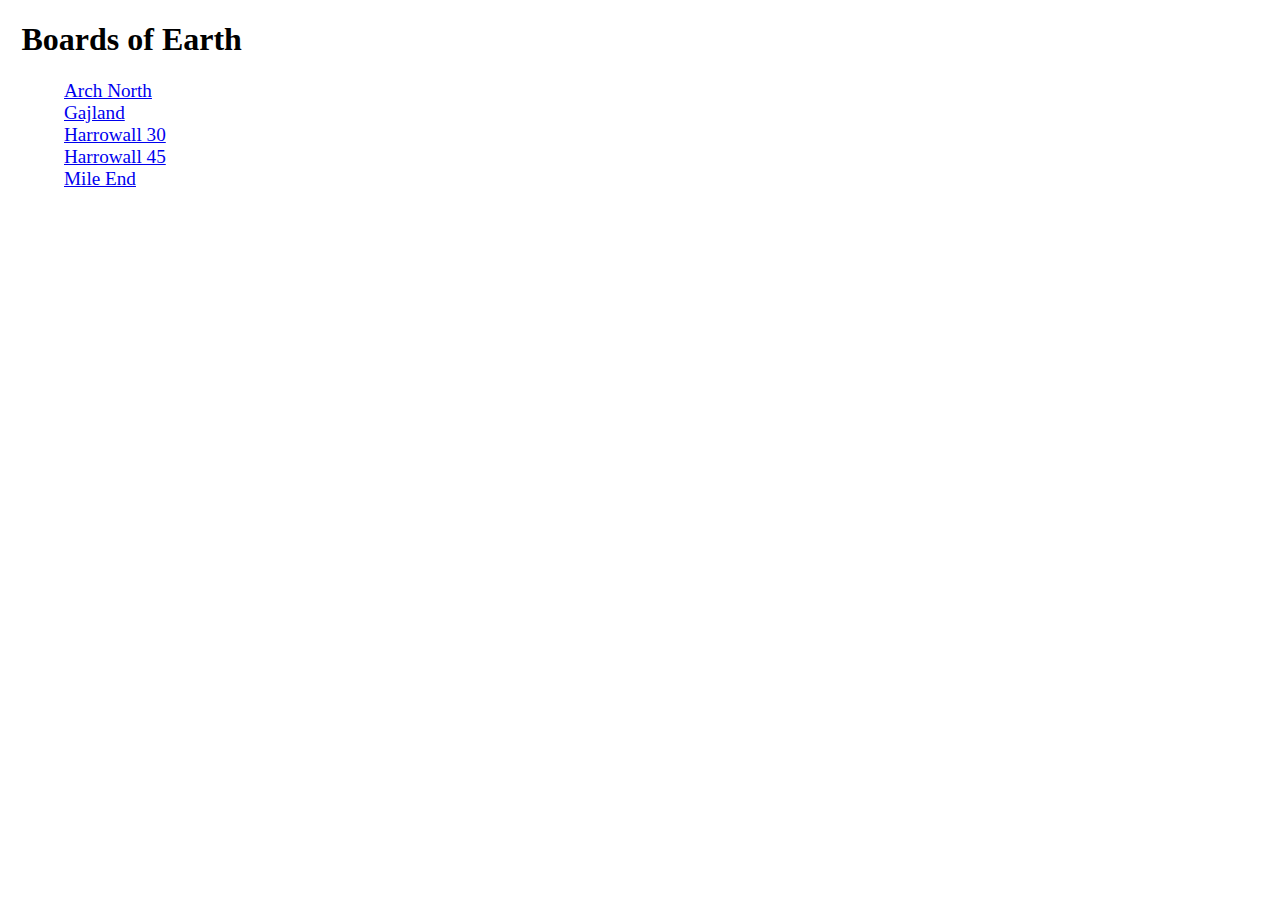
<file: index.html>
<!DOCTYPE html>
<html>
	<head>
		<link href="style.css" rel="stylesheet">
	</head>
	<body>
		<h1>Boards of Earth</h1>
		<ul class="boards">
			<li><a href="arch-north-2018-03-25.html">Arch North</a></li>
			<li><a href="gajland-2024-09-15.html">Gajland</a></li>
			<li><a href="harrowall-30-2018-03-25.html">Harrowall 30</a></li>
			<li><a href="harrowall-45-2018-03-25.html">Harrowall 45</a></li>
			<li><a href="mile-end-2017-04-05.html">Mile End</a></li>
		</ul>
	</body>
</html>
</file>
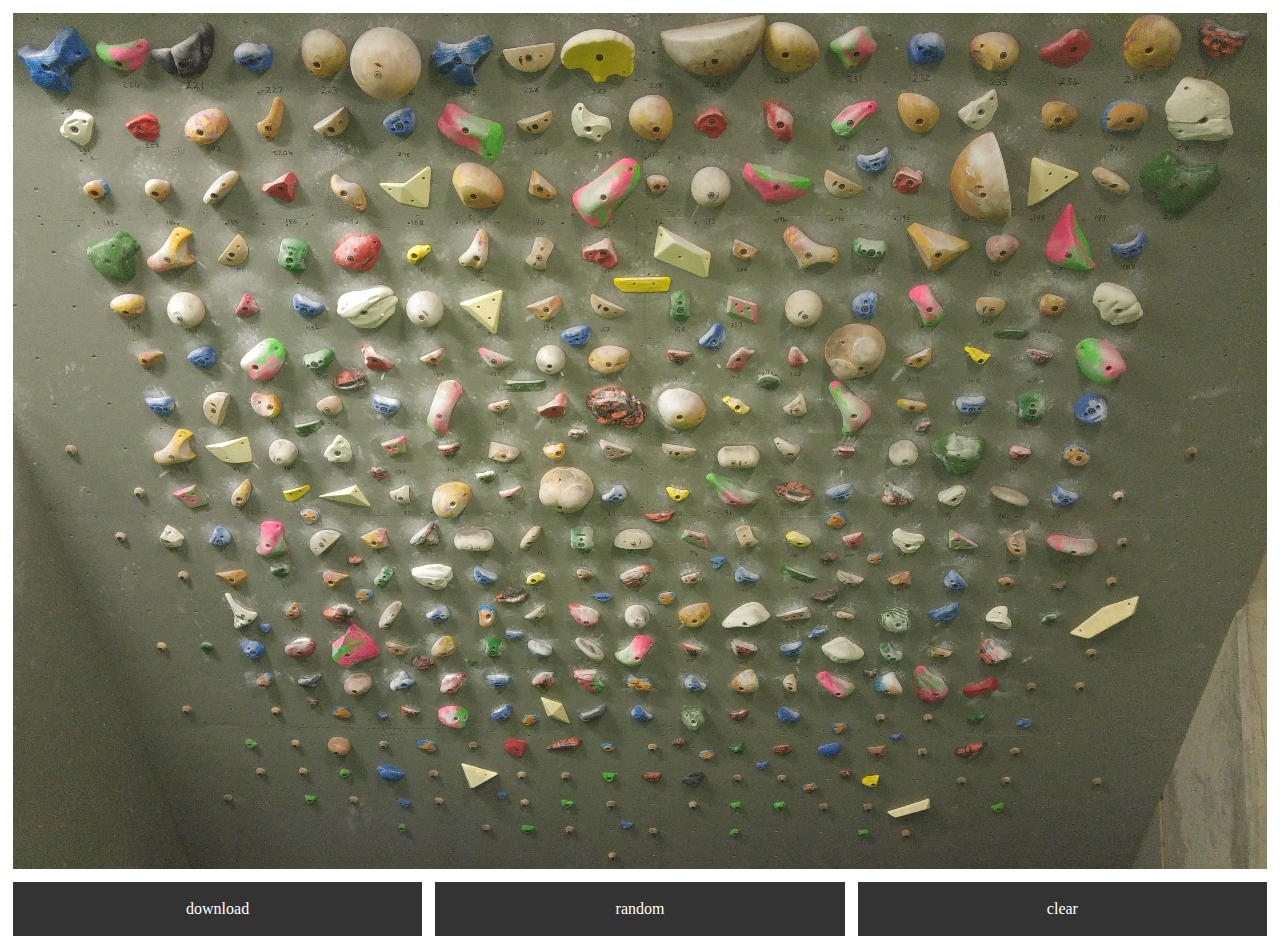
<file: arch-north-2017-04-04.html>
<!DOCTYPE html>
<html>
	<head>
		<script type="text/javascript" src="https://ajax.googleapis.com/ajax/libs/jquery/3.2.1/jquery.min.js"></script>
		<script type="text/javascript" src="arch-north-2017-04-04.js"></script>
		<script type="module" src="main.js"></script>
		<link href="style.css" rel="stylesheet">
	</head>
	<body>
		<div class="image">
			<canvas class="canvas"></canvas>
		</div>
		<div class="panel">
			<ul>
				<li><a class="controls" id="download" href='javascript:;'>download</a></li>
				<li><a class="controls" id="random" href='javascript:;'>random</a></li>
				<li><a class="controls" id="clear" href='javascript:;'>clear</a></li>
			</ul>
		</div>
	</body>
</html>
</file>
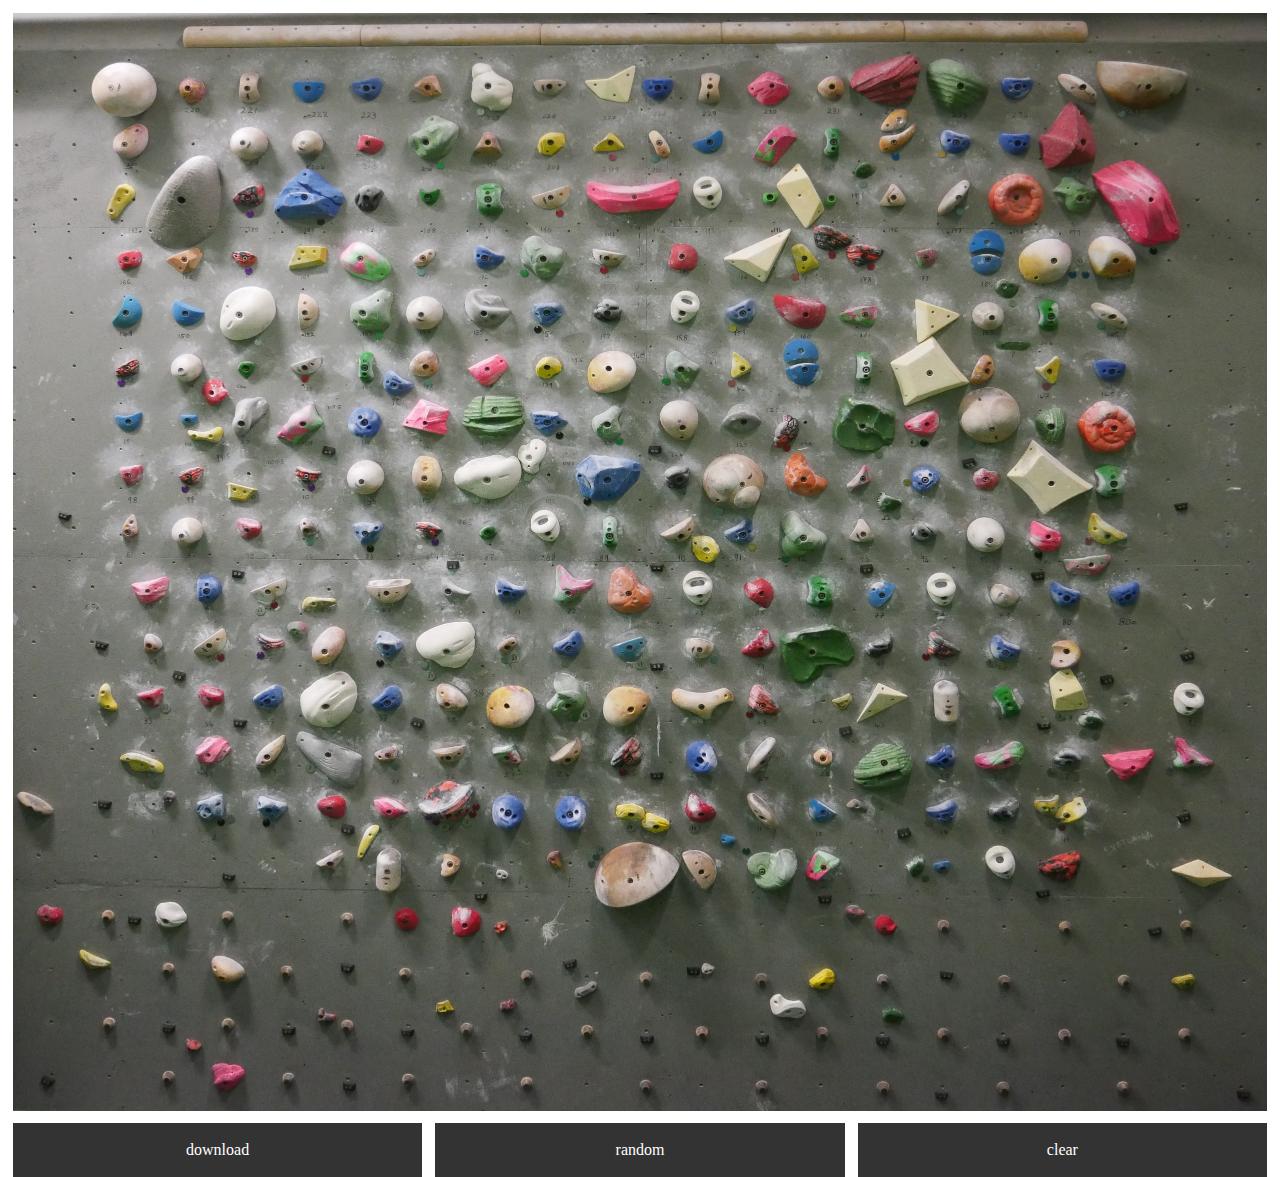
<file: arch-north-2018-03-25.html>
<!DOCTYPE html>
<html>
	<head>
		<script type="text/javascript" src="https://ajax.googleapis.com/ajax/libs/jquery/3.2.1/jquery.min.js"></script>
		<script type="text/javascript" src="arch-north-2018-03-25.js"></script>
		<script type="module" src="main.js"></script>
		<link href="style.css" rel="stylesheet">
	</head>
	<body>
		<div class="image">
			<canvas class="canvas"></canvas>
		</div>
		<div class="panel">
			<ul>
				<li><a class="controls" id="download" href='javascript:;'>download</a></li>
				<li><a class="controls" id="random" href='javascript:;'>random</a></li>
				<li><a class="controls" id="clear" href='javascript:;'>clear</a></li>
			</ul>
		</div>
	</body>
</html>
</file>
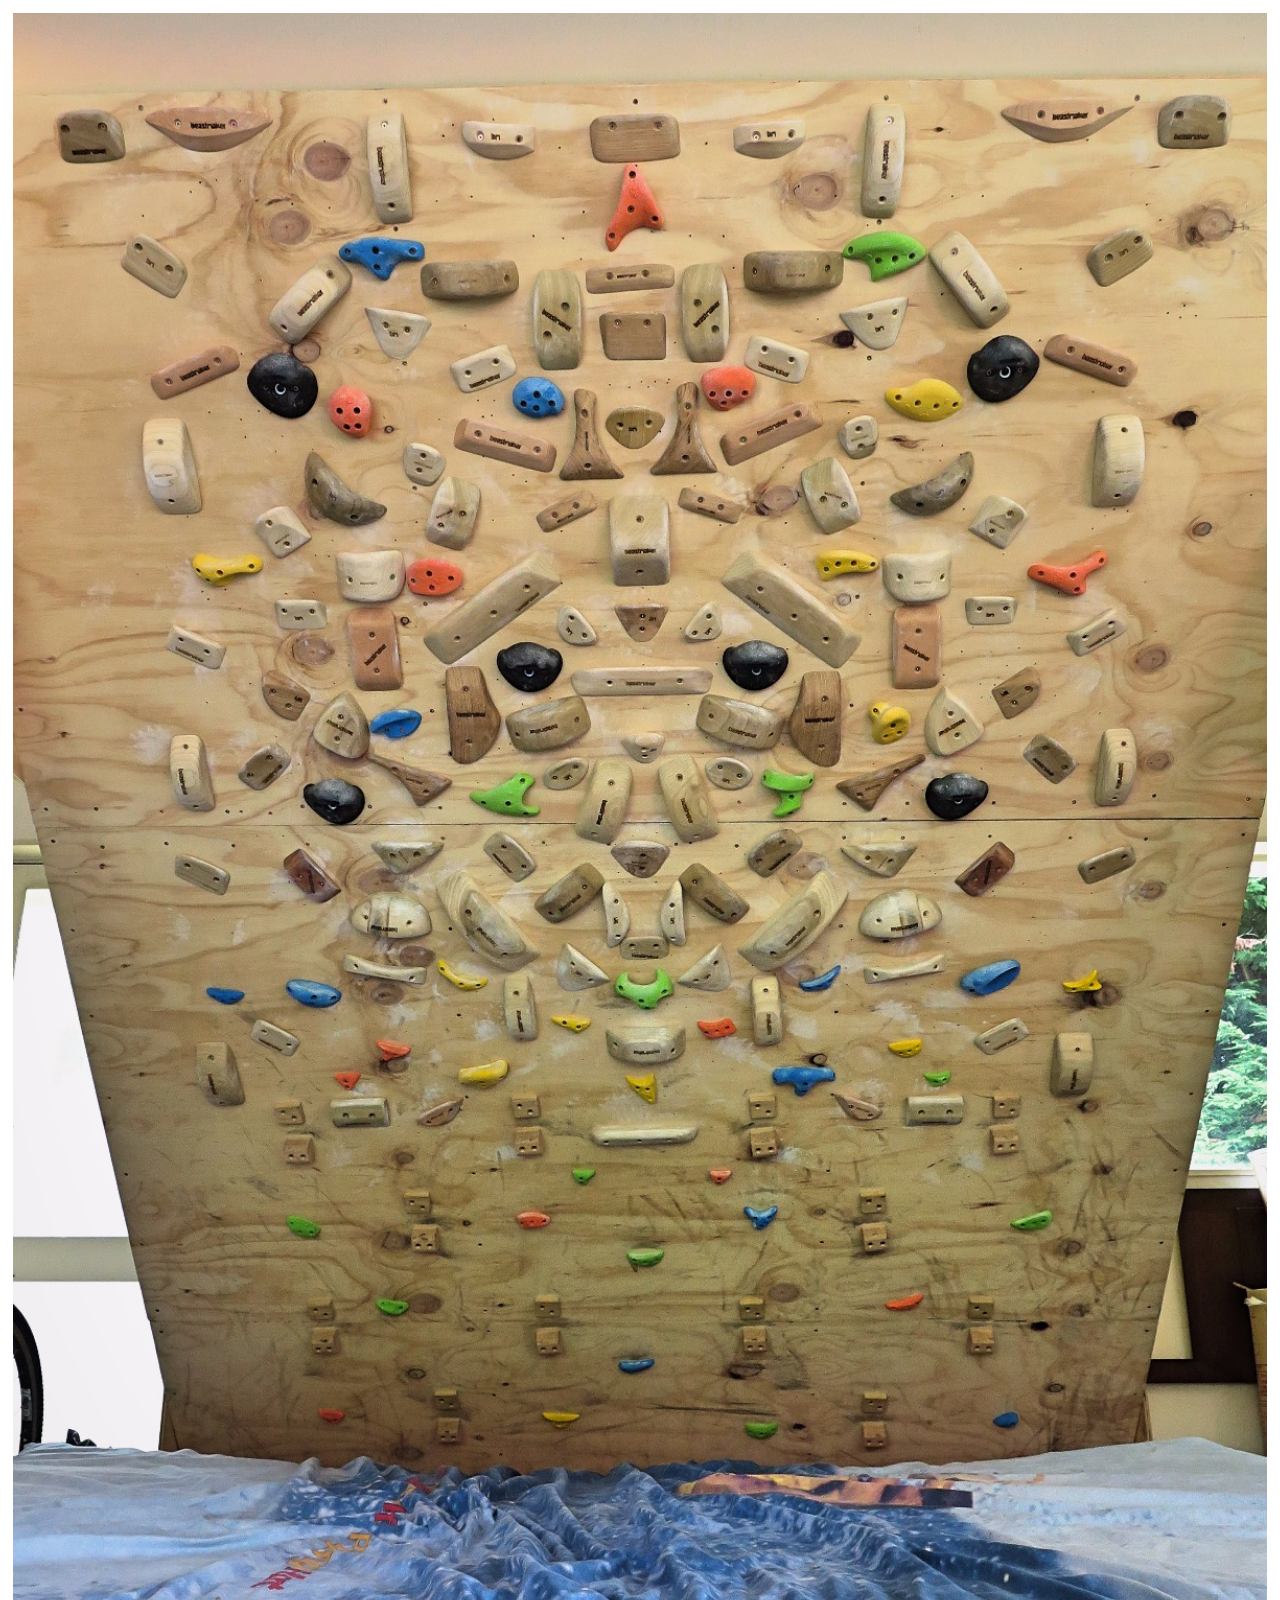
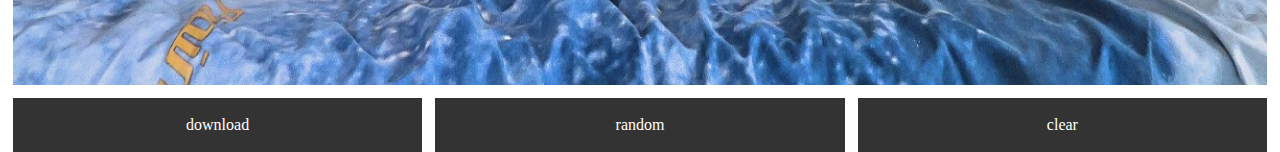
<file: gajland-2017-01-08.html>
<!DOCTYPE html>
<html>
	<head>
		<script type="text/javascript" src="https://ajax.googleapis.com/ajax/libs/jquery/3.2.1/jquery.min.js"></script>
		<script type="text/javascript" src="gajland-2017-01-08.js"></script>
		<script type="module" src="main.js"></script>
		<link href="style.css" rel="stylesheet">
	</head>
	<body>
		<div class="image">
			<canvas class="canvas"></canvas>
		</div>
		<div class="panel">
			<ul>
				<li><a class="controls" id="download" href='javascript:;'>download</a></li>
				<li><a class="controls" id="random" href='javascript:;'>random</a></li>
				<li><a class="controls" id="clear" href='javascript:;'>clear</a></li>
			</ul>
		</div>
	</body>
</html>
</file>
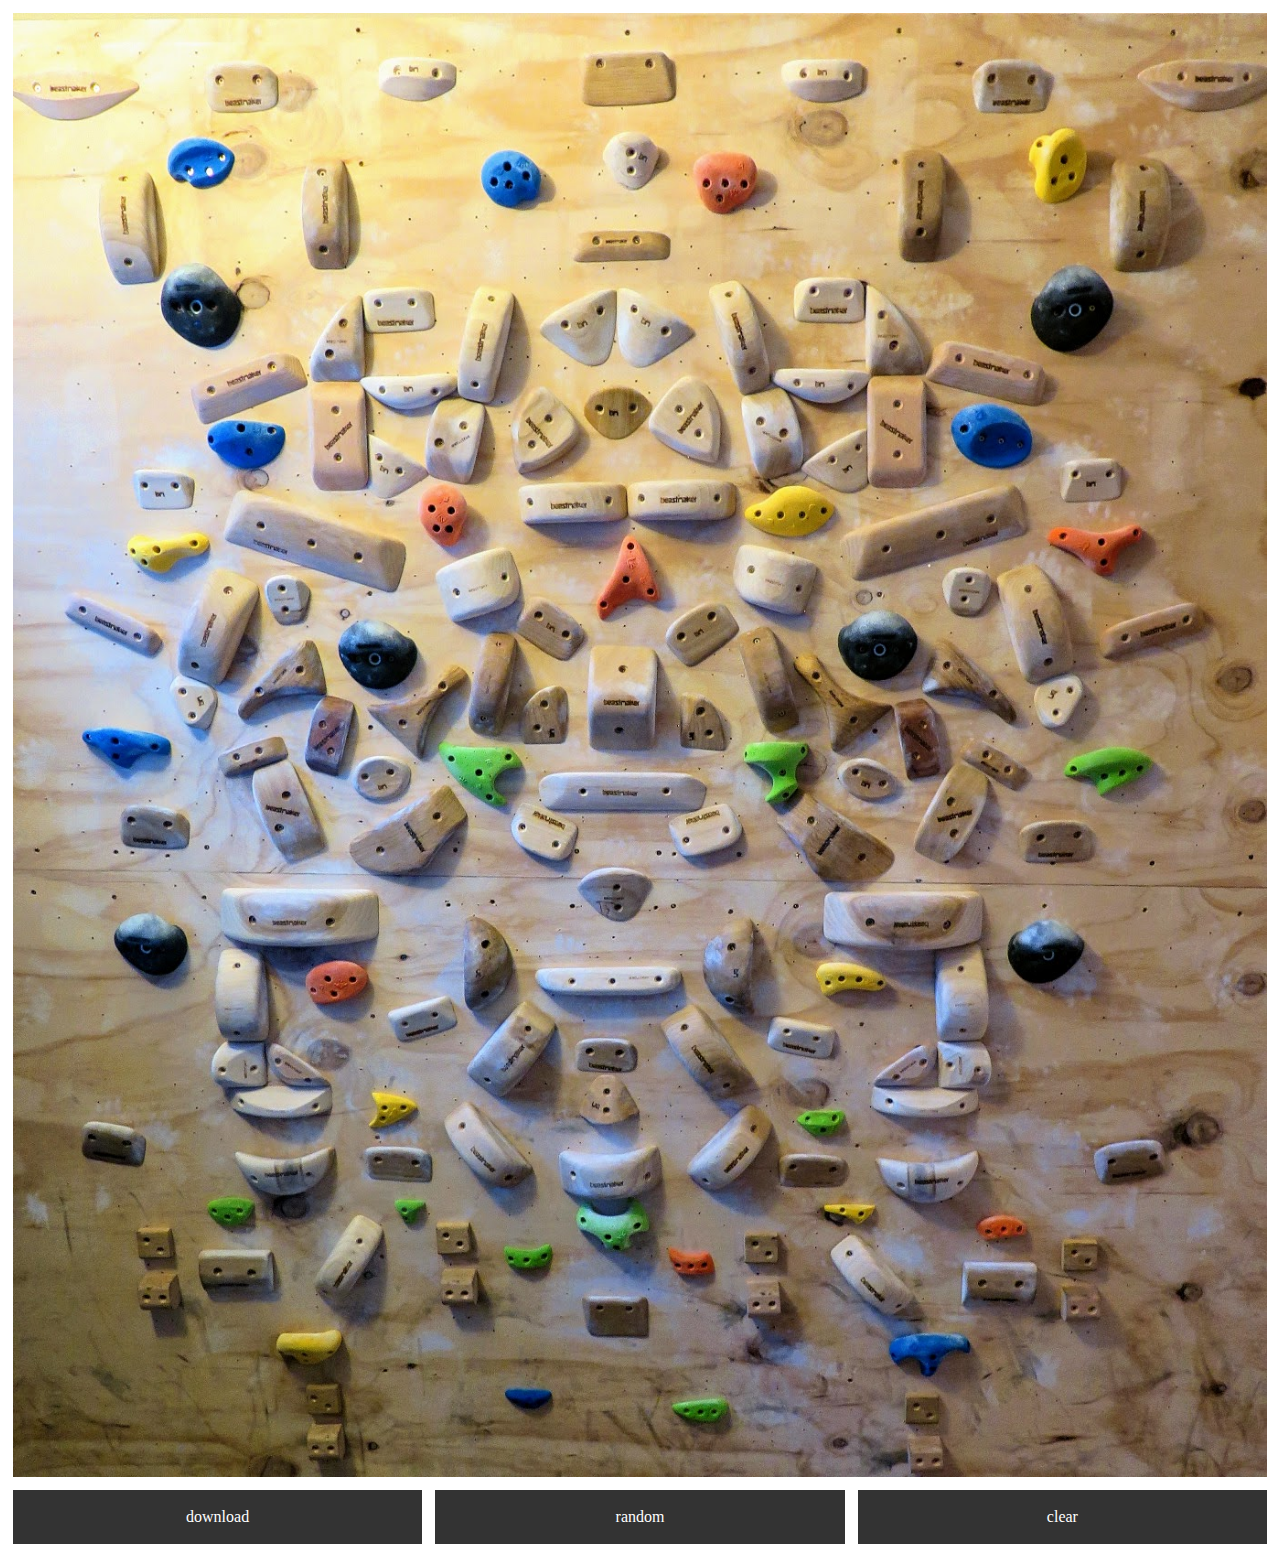
<file: gajland-2018-03-25.html>
<!DOCTYPE html>
<html>
	<head>
		<script type="text/javascript" src="https://ajax.googleapis.com/ajax/libs/jquery/3.2.1/jquery.min.js"></script>
		<script type="text/javascript" src="gajland-2018-03-25.js"></script>
		<script type="module" src="main.js"></script>
		<link href="style.css" rel="stylesheet">
	</head>
	<body>
		<div class="image">
			<canvas class="canvas"></canvas>
		</div>
		<div class="panel">
			<ul>
				<li><a class="controls" id="download" href='javascript:;'>download</a></li>
				<li><a class="controls" id="random" href='javascript:;'>random</a></li>
				<li><a class="controls" id="clear" href='javascript:;'>clear</a></li>
			</ul>
		</div>
	</body>
</html>
</file>
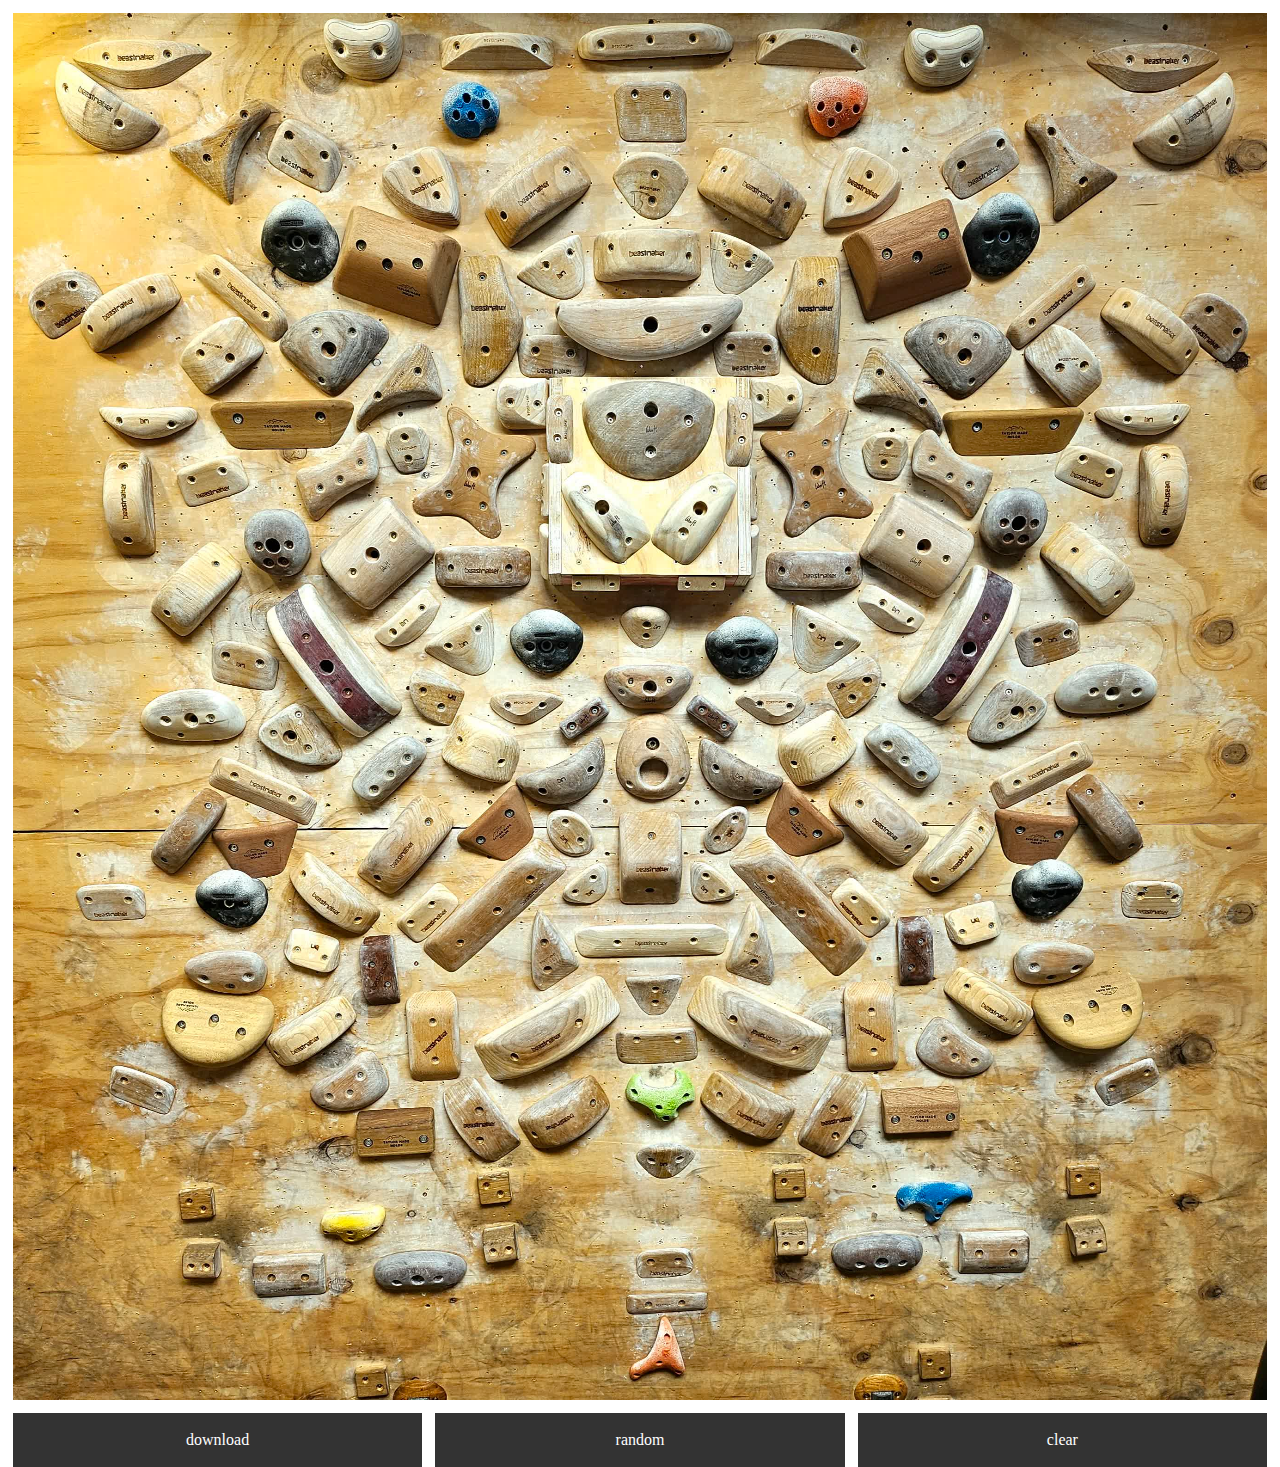
<file: gajland-2024-09-15.html>
<!DOCTYPE html>
<html>
	<head>
		<script type="text/javascript" src="https://ajax.googleapis.com/ajax/libs/jquery/3.2.1/jquery.min.js"></script>
		<script type="text/javascript" src="gajland-2024-09-15.js"></script>
		<script type="module" src="main.js"></script>
		<link href="style.css" rel="stylesheet">
	</head>
	<body>
		<div class="image">
			<canvas class="canvas"></canvas>
		</div>
		<div class="panel">
			<ul>
				<li><a class="controls" id="download" href='javascript:;'>download</a></li>
				<li><a class="controls" id="random" href='javascript:;'>random</a></li>
				<li><a class="controls" id="clear" href='javascript:;'>clear</a></li>
			</ul>
		</div>
	</body>
</html>
</file>
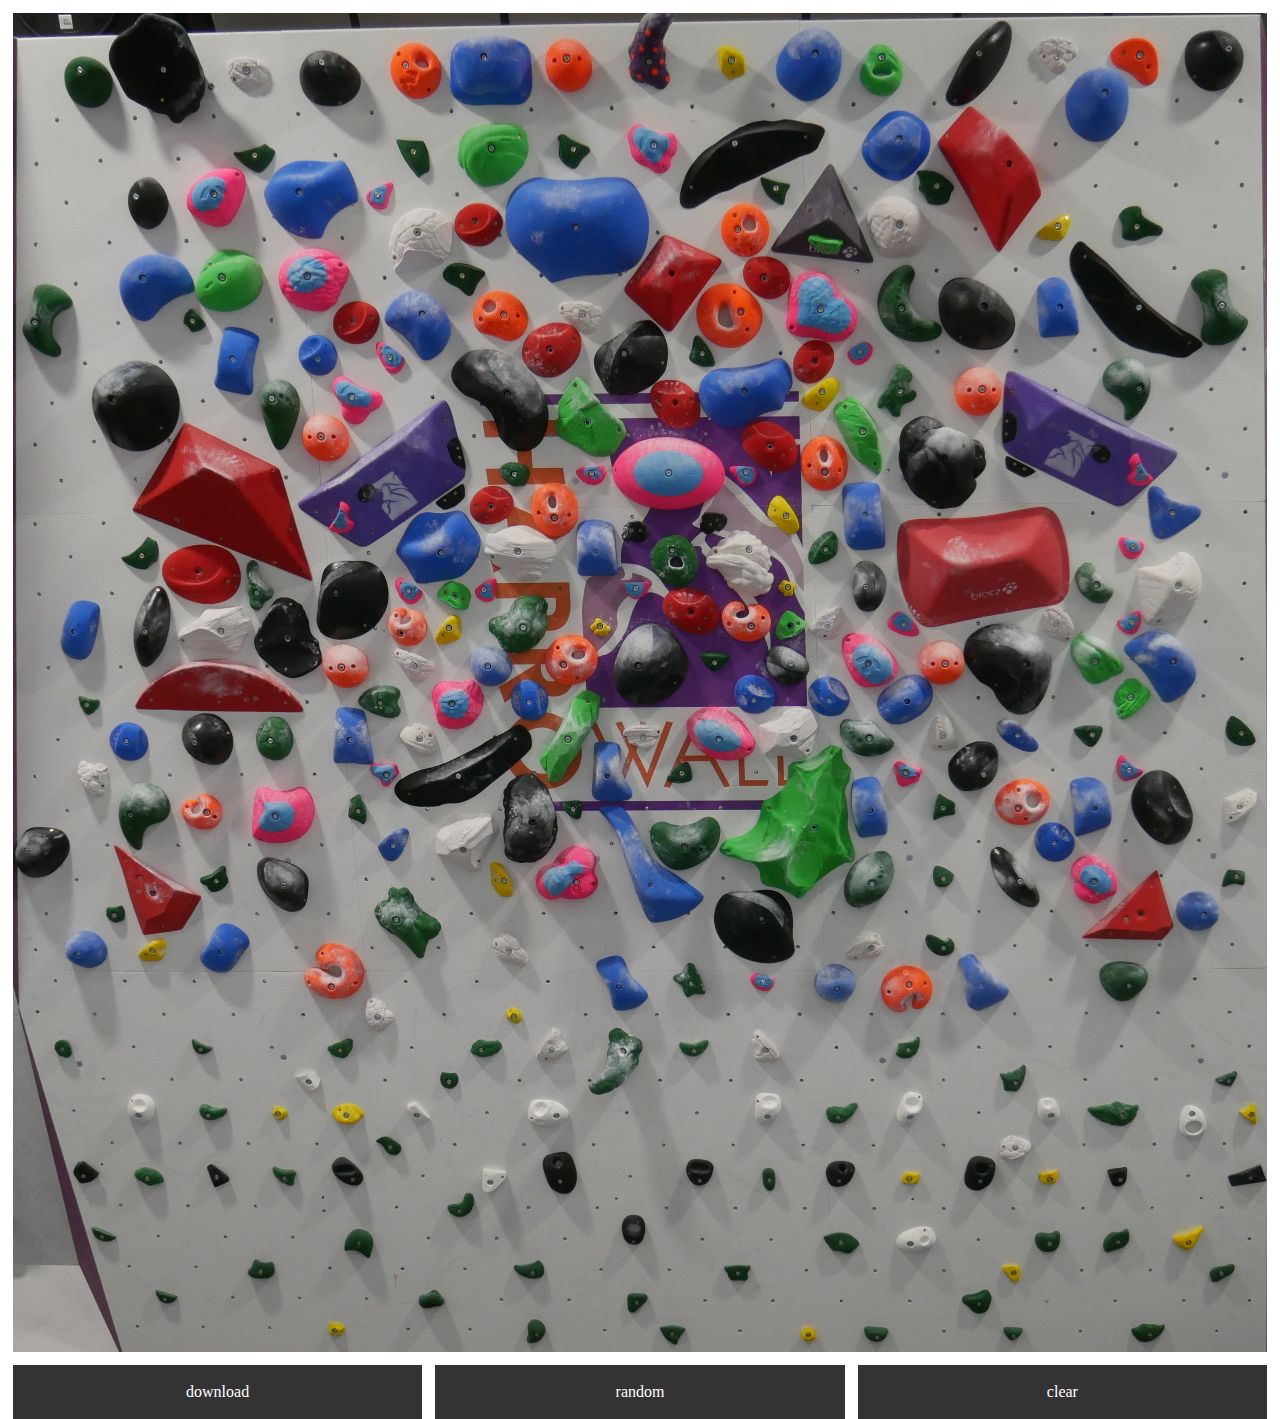
<file: harrowall-30-2018-03-25.html>
<!DOCTYPE html>
<html>
	<head>
		<script type="text/javascript" src="https://ajax.googleapis.com/ajax/libs/jquery/3.2.1/jquery.min.js"></script>
		<script type="text/javascript" src="harrowall-30-2018-03-25.js"></script>
		<script type="module" src="main.js"></script>
		<link href="style.css" rel="stylesheet">
	</head>
	<body>
		<div class="image">
			<canvas class="canvas"></canvas>
		</div>
		<div class="panel">
			<ul>
				<li><a class="controls" id="download" href='javascript:;'>download</a></li>
				<li><a class="controls" id="random" href='javascript:;'>random</a></li>
				<li><a class="controls" id="clear" href='javascript:;'>clear</a></li>
			</ul>
		</div>
	</body>
</html>
</file>
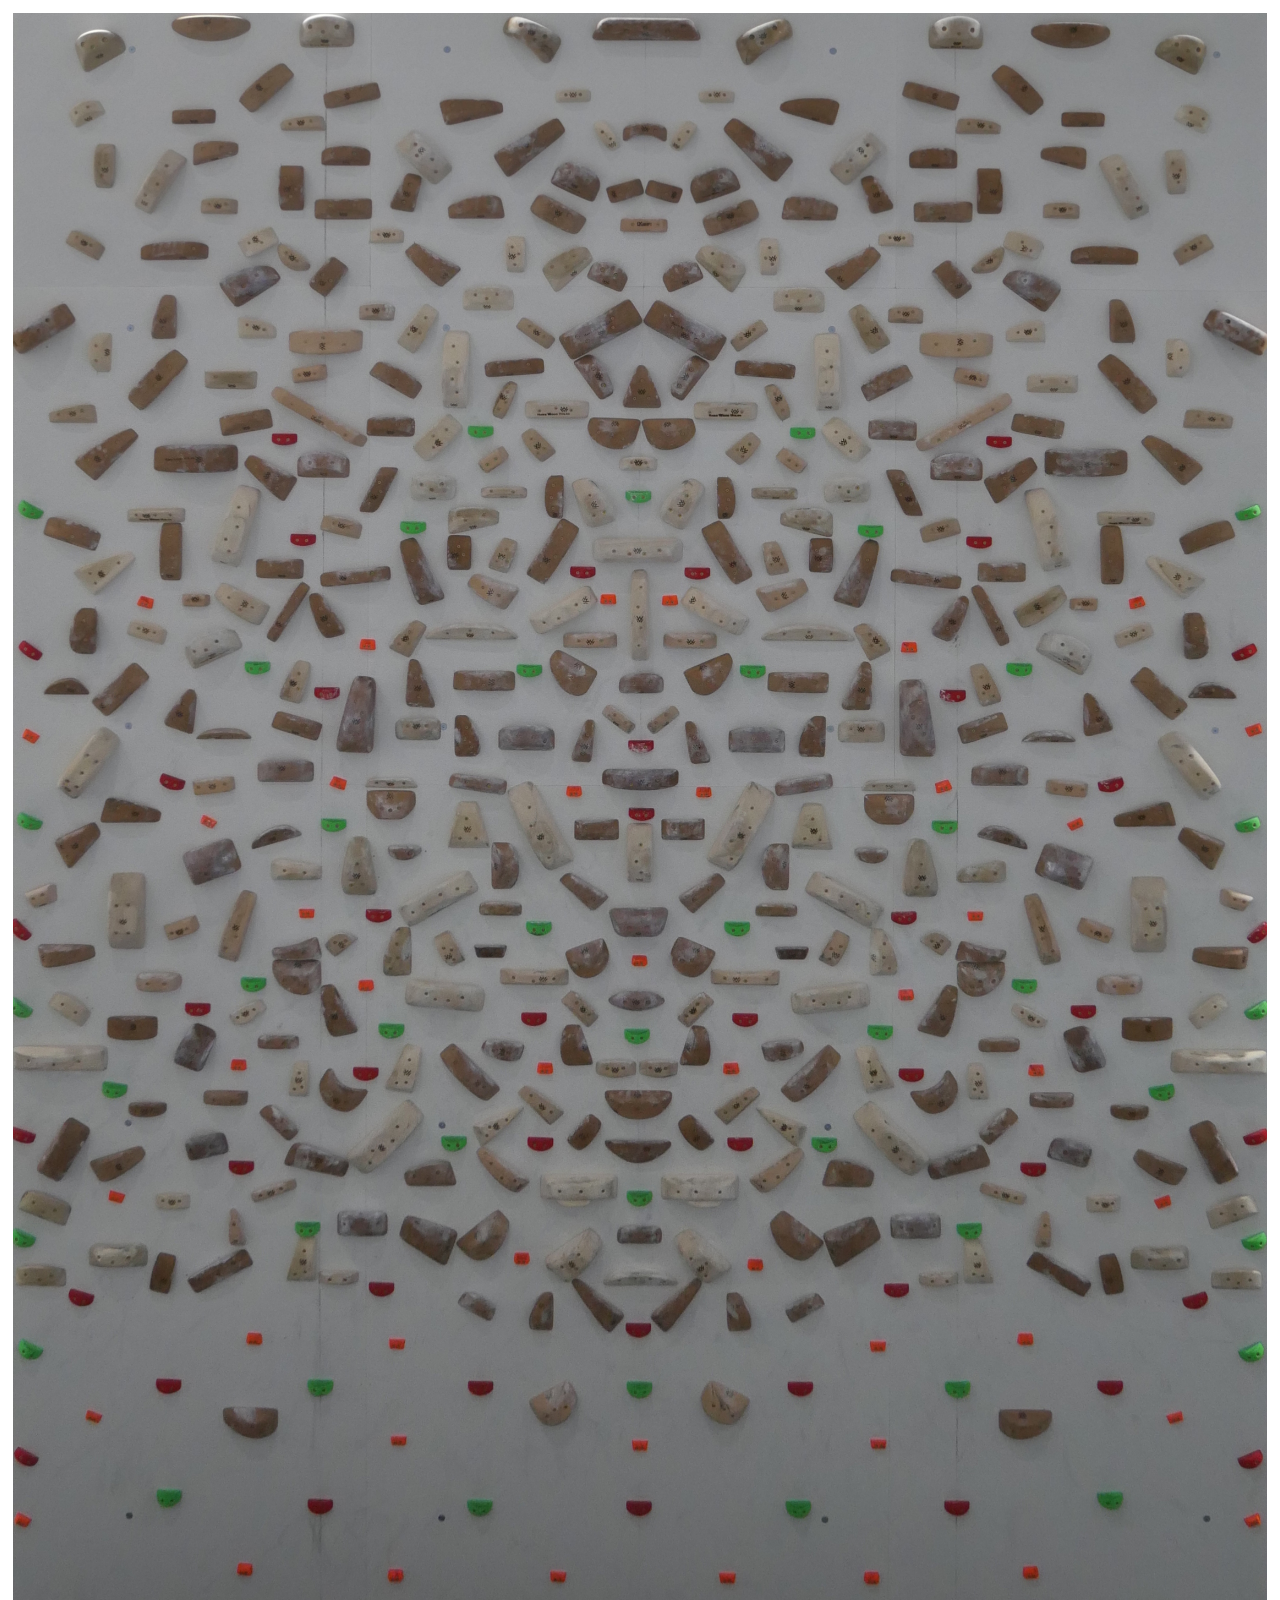
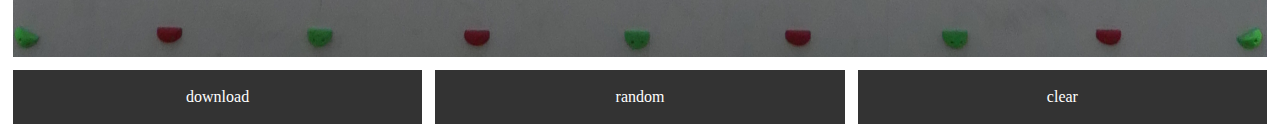
<file: harrowall-45-2018-03-25.html>
<!DOCTYPE html>
<html>
	<head>
		<script type="text/javascript" src="https://ajax.googleapis.com/ajax/libs/jquery/3.2.1/jquery.min.js"></script>
		<script type="text/javascript" src="harrowall-45-2018-03-25.js"></script>
		<script type="module" src="main.js"></script>
		<link href="style.css" rel="stylesheet">
	</head>
	<body>
		<div class="image">
			<canvas class="canvas"></canvas>
		</div>
		<div class="panel">
			<ul>
				<li><a class="controls" id="download" href='javascript:;'>download</a></li>
				<li><a class="controls" id="random" href='javascript:;'>random</a></li>
				<li><a class="controls" id="clear" href='javascript:;'>clear</a></li>
			</ul>
		</div>
	</body>
</html>
</file>
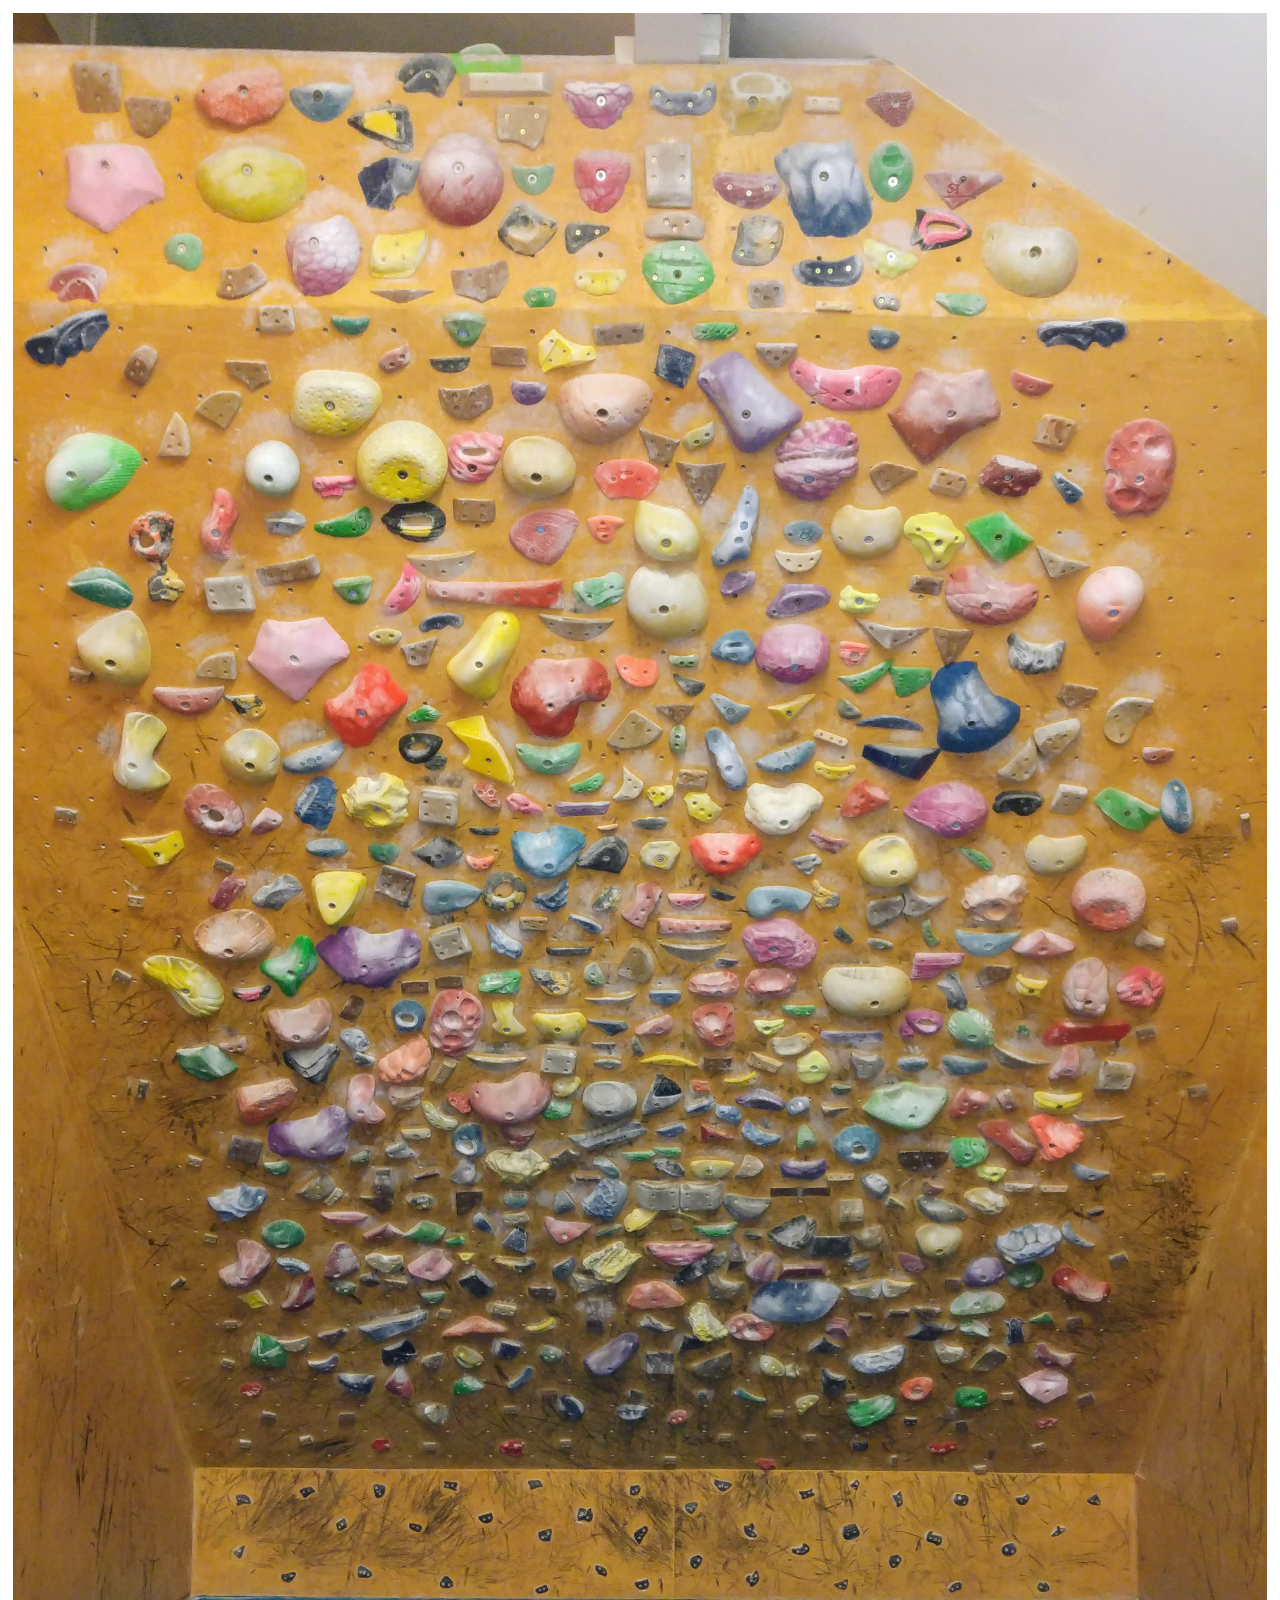
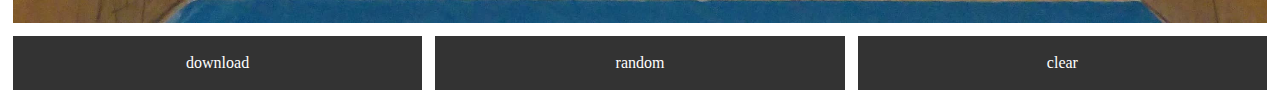
<file: mile-end-2017-04-05.html>
<!DOCTYPE html>
<html>
	<head>
		<script type="text/javascript" src="https://ajax.googleapis.com/ajax/libs/jquery/3.2.1/jquery.min.js"></script>
		<script type="text/javascript" src="mile-end-2017-04-05.js"></script>
		<script type="module" src="main.js"></script>
		<link href="style.css" rel="stylesheet">
	</head>
	<body>
		<div class="image">
			<canvas class="canvas"></canvas>
		</div>
		<div class="panel">
			<ul>
				<li><a class="controls" id="download" href='javascript:;'>download</a></li>
				<li><a class="controls" id="random" href='javascript:;'>random</a></li>
				<li><a class="controls" id="clear" href='javascript:;'>clear</a></li>
			</ul>
		</div>
	</body>
</html>
</file>
<file: style.css>
* {
	margin: 0;
	padding: 0;
	box-sizing: border-box;
}

h1 {
    margin: 0.67em;
}

.boards {
    margin: 1em 4em;
	list-style-type: none;
}

.boards li a {
	font-size: 1.2em;
}

.image {
	display: flex;
    justify-content: center;
    align-items: center;
    width: 100vw;
}

.canvas {
	width: 98vw;
	margin: 1vw;
}

.panel {
    display: flex;
    justify-content: center;
    align-items: center;
    width: 100vw;
}

.panel ul {
    width: 98vw;
    list-style-type: none;
    display: flex;
	gap: 1vw;
}

.panel ul li {
    flex: 1;
}

.panel ul li a {
    display: block;
    width: 100%;
    line-height: 6vh;
    color: white;
    text-align: center;
    text-decoration: none;
    background-color: #333;
}
</file>
